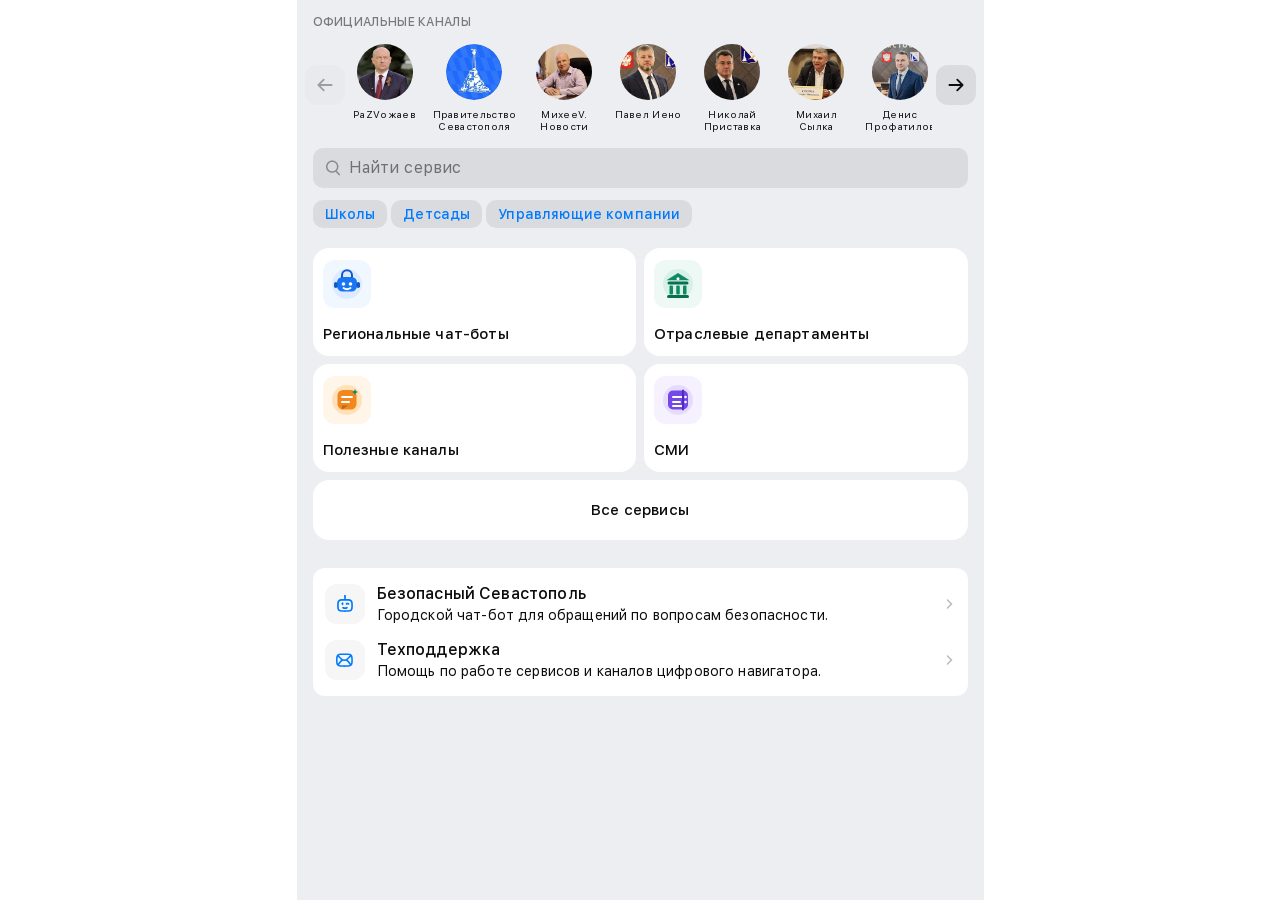
<file: index.html>
<!doctype html><html lang="ru"><head><meta charset="UTF-8"/><meta name="viewport" content="width=device-width,user-scalable=no,initial-scale=1,maximum-scale=1,minimum-scale=1,viewport-fit=cover"/><meta http-equiv="X-UA-Compatible" content="ie=edge"/><title>Севастополь: цифровой навигатор</title><meta name="description" content="Единый навигатор цифровых сервисов, официальных каналов, чат-ботов и полезных онлайн-ресурсов Севастополя."/><link rel="canonical" href="https://navigator.gosuslugi92.ru/"/><meta property="og:type" content="website"/><meta property="og:url" content="https://navigator.gosuslugi92.ru/"/><meta property="og:title" content="Севастополь: цифровой навигатор"/><meta property="og:description" content="Официальные сервисы, каналы ведомств, чат-боты и полезные сайты Севастополя в одном навигаторе."/><meta name="theme-color" content="#0b5bd3"/><script src="https://st.max.ru/js/max-web-app.js"></script><link rel="preload" href="./static/fonts/SFProText-Regular.woff2" as="font" type="font/woff2" crossorigin="anonymous"/><link rel="preload" href="./static/fonts/SFProText-Medium.woff2" as="font" type="font/woff2" crossorigin="anonymous"/><link rel="preload" href="./static/fonts/SFProText-Semibold.woff2" as="font" type="font/woff2" crossorigin="anonymous"/><link rel="preload" href="https://public-data.hb.bizmrg.com/fonts/VKSansDisplay/VKSansDisplay-Medium.woff2" as="font" type="font/woff2" crossorigin="anonymous"/><link rel="preload" href="https://public-data.hb.bizmrg.com/fonts/VKSansDisplay/VKSansDisplay-DemiBold.woff2" as="font" type="font/woff2" crossorigin="anonymous"/><style>@font-face{font-family:"Max Sans";src:local("Max Sans"),url("static/fonts/MaxSans-Regular.ttf") format("truetype");font-weight:400;font-style:normal;font-display:swap}@font-face{font-family:"Max Sans";src:local("Max Sans"),url("static/fonts/MaxSans-Medium.ttf") format("truetype");font-weight:500;font-style:normal;font-display:swap}@font-face{font-family:"SF Pro Text";src:local("SF Pro Text"),url("static/fonts/SFProText-Regular.woff2") format("woff2");font-weight:400;font-style:normal;font-display:swap}@font-face{font-family:"SF Pro Text";src:local("SF Pro Text"),url("static/fonts/SFProText-Medium.woff2") format("woff2");font-weight:500;font-style:normal;font-display:swap}@font-face{font-family:"SF Pro Text";src:local("SF Pro Text"),url("static/fonts/SFProText-Semibold.woff2") format("woff2");font-weight:600;font-style:normal;font-display:swap}@font-face{font-family:"VK Sans Display";src:local("VK Sans Display"),url("https://public-data.hb.bizmrg.com/fonts/VKSansDisplay/VKSansDisplay-Medium.woff2") format("woff2");font-weight:500;font-style:normal;font-display:swap}@font-face{font-family:"VK Sans Display";src:local("VK Sans Display"),url("https://public-data.hb.bizmrg.com/fonts/VKSansDisplay/VKSansDisplay-DemiBold.woff2") format("woff2");font-weight:600;font-style:normal;font-display:swap}</style><script type="module" crossorigin src="./static/index-oJZkpEmk.js"></script><link rel="stylesheet" crossorigin href="./static/index-C6Quv4Y7.css"><script type="module">import.meta.url;import("_").catch(()=>1);(async function*(){})().next();if(location.protocol!="file:"){window.__vite_is_modern_browser=true}</script><script type="module">!function(){if(window.__vite_is_modern_browser)return;console.warn("vite: loading legacy chunks, syntax error above and the same error below should be ignored");var e=document.getElementById("vite-legacy-polyfill"),n=document.createElement("script");n.src=e.src,n.onload=function(){System.import(document.getElementById('vite-legacy-entry').getAttribute('data-src'))},document.body.appendChild(n)}();</script></head><body><script>(function () {
        var isDev = 'false';
        var url = new URL(window.location.href);
        if (isDev && !url.searchParams.has('tmr_debug')) {
          url.searchParams.set('tmr_debug', '1');
          window.location.replace(url.toString());
        }
      })();</script><div id="root"></div><div id="modal"></div><script nomodule>!function(){var e=document,t=e.createElement("script");if(!("noModule"in t)&&"onbeforeload"in t){var n=!1;e.addEventListener("beforeload",(function(e){if(e.target===t)n=!0;else if(!e.target.hasAttribute("nomodule")||!n)return;e.preventDefault()}),!0),t.type="module",t.src=".",e.head.appendChild(t),t.remove()}}();</script><script nomodule crossorigin id="vite-legacy-polyfill" src="./static/polyfills-legacy-DVAFCpP-.js"></script><script nomodule crossorigin id="vite-legacy-entry" data-src="./static/index-legacy-CPnKnKVC.js">System.import(document.getElementById('vite-legacy-entry').getAttribute('data-src'))</script></body></html>
</file>
